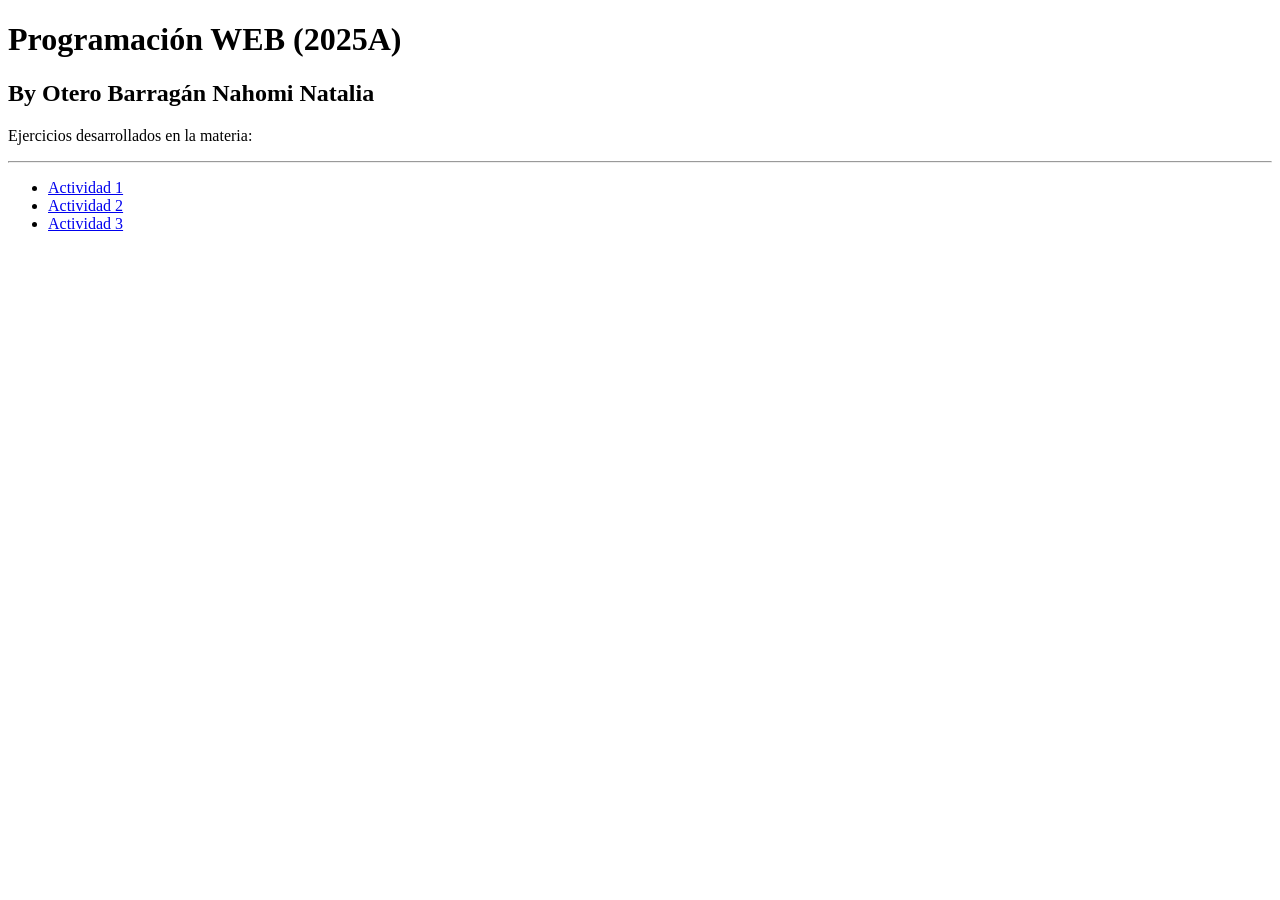
<file: index.html>
<!DOCTYPE html>
<html lang="en">
<head>
    <meta charset="UTF-8">
    <meta name="viewport" content="width=device-width, initial-scale=1.0">
    <title>HOME</title>
</head>
<body>
    <header>
        <h1>Programación WEB (2025A)</h1>
        <h2>By Otero Barragán Nahomi Natalia</h2>
    </header>
    <main>
        <p>
            Ejercicios desarrollados en la materia: 
        </p>
        <hr>
        <ul>
            <li>
                <a href="https://drive.google.com/drive/folders/1tOKGQ_PGk9Ca0H80DYe_4eyimnhQdyS9?usp=sharing">Actividad 1</a>
            </li>
            <li>
                <a href="https://drive.google.com/drive/folders/1tOKGQ_PGk9Ca0H80DYe_4eyimnhQdyS9?usp=sharing">Actividad 2</a>
            </li>
            <li>
                <a href="https://drive.google.com/drive/folders/1tOKGQ_PGk9Ca0H80DYe_4eyimnhQdyS9?usp=sharing">Actividad 3</a>
            </li>
        </ul>
    </main>
</body>
</html>
</file>
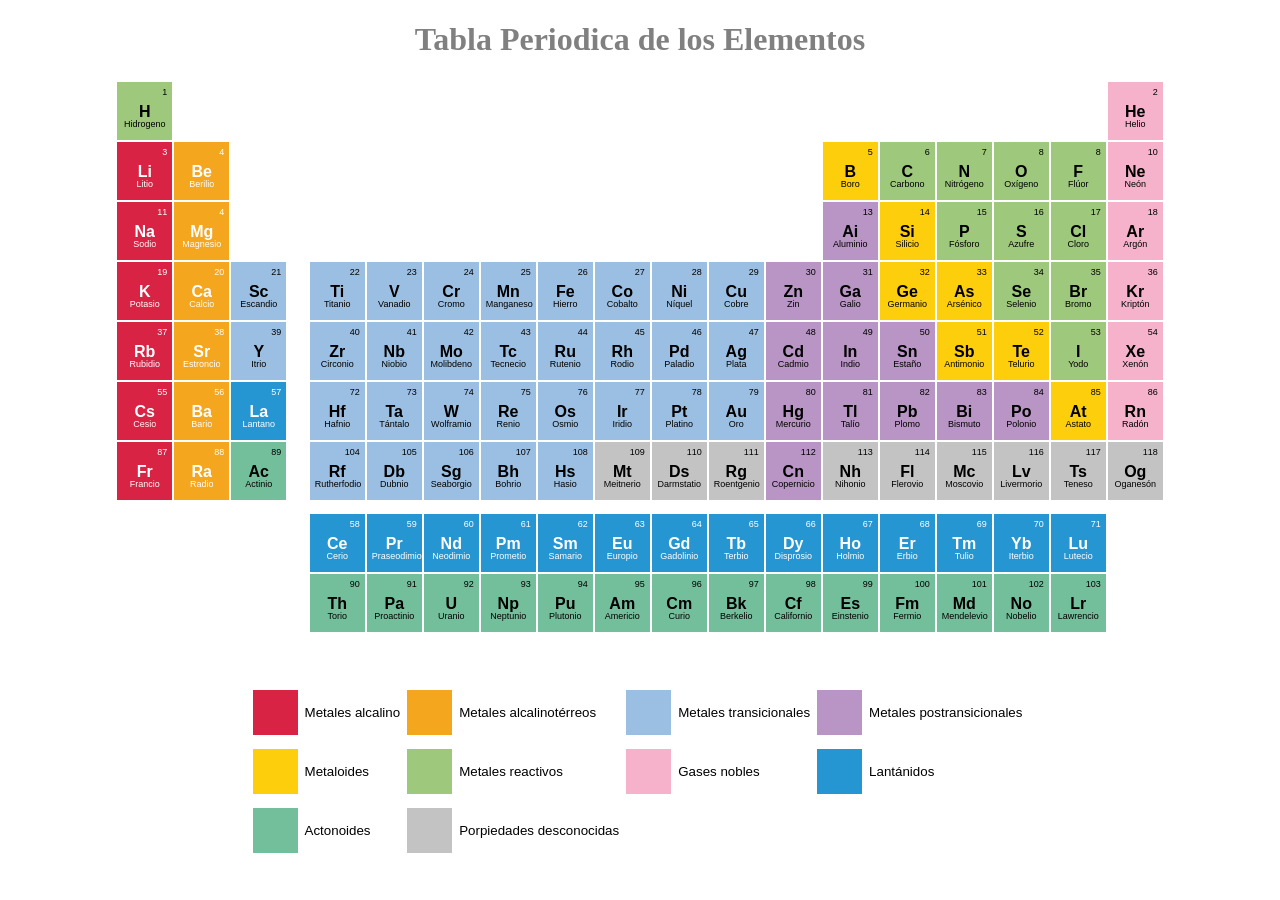
<file: Actividad09_tabla periodica/index.html>
<!DOCTYPE html>
<html lang="en">
<head>
    <meta charset="UTF-8">
    <meta name="viewport" content="widtd=device-widtd, initial-scale=1.0">
    <title>Actividad 09</title>
    <link rel="stylesheet" href="style.css">
</head>
<h1>Tabla Periodica de los Elementos</h1>
<body>
    <table border="0">
        <tr>
            <td class="green">
                <div class="num">1</div>
                <div class="abr"><a href="https://es.wikipedia.org/wiki/Hidr%C3%B3geno">H</a></div>
                <div class="name">Hidrogeno</div>
            </td>
            <td colspan="17"></td>
            <td class="pink">
                <div class="num">2</div>
                <div class="abr"><a href="https://es.wikipedia.org/wiki/Helio">He</a></div>
                <div class="name">Helio</div>
            </td>
        </tr>
        <tr>
            <td class="red">
                <div class="numb">3</div>
                <div class="abrb"><a href="https://es.wikipedia.org/wiki/Litio">Li</a></div>
                <div class="nameb">Litio</div>
            </td>
            <td class="orange">
                <div class="numb">4</div>
                <div class="abrb"><a href="https://es.wikipedia.org/wiki/Berilio">Be</a></div>
                <div class="nameb">Berilio</div>
            </td>
            <td colspan="11"></td>
            <td class="yeloow">
                <div class="num">5</div>
                <div class="abr"><a href="https://es.wikipedia.org/wiki/Boro">B</a></div>
                <div class="name">Boro</div>
            </td>
            <td class="green">
                <div class="num">6</div>
                <div class="abr"><a href="https://es.wikipedia.org/wiki/Carbono">C</a></div>
                <div class="name">Carbono</div>
            </td>
            <td class="green">
                <div class="num">7</div>
                <div class="abr">N</div>
                <div class="name"><a href="https://es.wikipedia.org/wiki/Nitr%C3%B3geno">Nitrógeno</a></div>
            </td>
            <td class="green">
                <div class="num">8</div>
                <div class="abr"><a href="https://es.wikipedia.org/wiki/Ox%C3%ADgeno">O</a></div>
                <div class="name">Oxígeno</div>
            </td>
            <td class="green">
                <div class="num">8</div>
                <div class="abr"><a href="https://es.wikipedia.org/wiki/Fl%C3%BAor">F</a></div>
                <div class="name">Flúor</div>
            </td>
            <td class="pink">
                <div class="num">10</div>
                <div class="abr"><a href="https://es.wikipedia.org/wiki/Ne%C3%B3n">Ne</a></div>
                <div class="name">Neón</div>
            </td>
        </tr>
        <tr>
            <td class="red">
                <div class="numb">11</div>
                <div class="abrb"><a href="https://es.wikipedia.org/wiki/Sodio">Na</a></div>
                <div class="nameb">Sodio</div>
            </td>
            <td class="orange">
                <div class="numb">4</div>
                <div class="abrb"><a href="https://es.wikipedia.org/wiki/Magnesio">Mg</a></div>
                <div class="nameb">Magnesio</div>
            </td>
            <td colspan="11"></td>
            <td class="purple">
                <div class="num">13</div>
                <div class="abr"><a href="https://es.wikipedia.org/wiki/Aluminio">Ai</a></div>
                <div class="name">Aluminio</div>
            </td>
            <td class="yeloow">
                <div class="num">14</div>
                <div class="abr"><a href="https://es.wikipedia.org/wiki/Silicio">Si</a></div>
                <div class="name">Silicio</div>
            </td>
            <td class="green">
                <div class="num">15</div>
                <div class="abr"><a href="https://es.wikipedia.org/wiki/F%C3%B3sforo">P</a></div>
                <div class="name">Fósforo</div>
            </td>
            <td class="green">
                <div class="num">16</div>
                <div class="abr"><a href="https://es.wikipedia.org/wiki/Azufre">S</a></div>
                <div class="name">Azufre</div>
            </td>
            <td class="green">
                <div class="num">17</div>
                <div class="abr"><a href="https://es.wikipedia.org/wiki/Cloro">Cl</a></div>
                <div class="name">Cloro</div>
            </td>
            <td class="pink">
                <div class="num">18</div>
                <div class="abr"><a href="https://es.wikipedia.org/wiki/Arg%C3%B3n">Ar</a></div>
                <div class="name">Argón</div>
            </td>
        </tr>
        <tr>
            <td class="red">
                <div class="numb">19</div>
                <div class="abrb"><a href="https://es.wikipedia.org/wiki/Potasio">K</a></div>
                <div class="nameb">Potasio</div>
            </td>
            <td class="orange">
                <div class="numb">20</div>
                <div class="abrb"><a href="https://es.wikipedia.org/wiki/Calcio">Ca</a></div>
                <div class="nameb">Calcio</div>
            </td>
            <td class="blue">
                <div class="num">21</div>
                <div class="abr"><a href="https://es.wikipedia.org/wiki/Escandio">Sc</a></div>
                <div class="name">Escandio</div>
            </td>
            <td></td>
            <td class="blue">
                <div class="num">22</div>
                <div class="abr"><a href="https://es.wikipedia.org/wiki/Titanio">Ti</a></div>
                <div class="name">Titanio</div>
            </td>
            <td class="blue">
                <div class="num">23</div>
                <div class="abr"><a href="https://es.wikipedia.org/wiki/Vanadio">V</a></div>
                <div class="name">Vanadio</div>
            </td>
            <td class="blue">
                <div class="num">24</div>
                <div class="abr"><a href="https://es.wikipedia.org/wiki/Cromo">Cr</a></div>
                <div class="name">Cromo</div>
            </td>
            <td class="blue">
                <div class="num">25</div>
                <div class="abr"><a href="https://es.wikipedia.org/wiki/Manganeso">Mn</a></div>
                <div class="name">Manganeso</div>
            </td>
            <td class="blue">
                <div class="num">26</div>
                <div class="abr"><a href="https://es.wikipedia.org/wiki/Hierro">Fe</a></div>
                <div class="name">Hierro</div>
            </td>
            <td class="blue">
                <div class="num">27</div>
                <div class="abr"><a href="https://es.wikipedia.org/wiki/Cobalto">Co</a></div>
                <div class="name">Cobalto</div>
            </td>
            <td class="blue">
                <div class="num">28</div>
                <div class="abr"><a href="https://es.wikipedia.org/wiki/N%C3%ADquel">Ni</a></div>
                <div class="name">Níquel</div>
            </td>
            <td class="blue">
                <div class="num">29</div>
                <div class="abr"><a href="https://es.wikipedia.org/wiki/Cobre">Cu</a></div>
                <div class="name">Cobre</div>
            </td>
            <td class="purple">
                <div class="num">30</div>
                <div class="abr"><a href="https://es.wikipedia.org/wiki/Zinc">Zn</a></div>
                <div class="name">Zin</div>
            </td>
            <td class="purple">
                <div class="num">31</div>
                <div class="abr"><a href="https://es.wikipedia.org/wiki/Galio">Ga</a></div>
                <div class="name">Galio</div>
            </td>
            <td class="yeloow">
                <div class="num">32</div>
                <div class="abr"><a href="https://es.wikipedia.org/wiki/Germanio">Ge</a></div>
                <div class="name">Germanio</div>
            </td>
            <td class="yeloow">
                <div class="num">33</div>
                <div class="abr"><a href="https://es.wikipedia.org/wiki/Ars%C3%A9nico">As</a></div>
                <div class="name">Arsénico</div>
            </td>
            <td class="green">
                <div class="num">34</div>
                <div class="abr"><a href="https://es.wikipedia.org/wiki/Selenio">Se</a></div>
                <div class="name">Selenio</div>
            </td>
            <td class="green">
                <div class="num">35</div>
                <div class="abr"><a href="https://es.wikipedia.org/wiki/Bromo">Br</a></div>
                <div class="name">Bromo</div>
            </td>
            <td class="pink">
                <div class="num">36</div>
                <div class="abr"><a href="https://es.wikipedia.org/wiki/Kript%C3%B3n">Kr</a></div>
                <div class="name">Kriptón</div>
            </td>
        </tr>
        <tr>
            <td class="red">
                <div class="numb">37</div>
                <div class="abrb"><a href="https://es.wikipedia.org/wiki/Rubidio">Rb</a></div>
                <div class="nameb">Rubidio</div>
            </td>
            <td class="orange">
                <div class="numb">38</div>
                <div class="abrb"><a href="https://es.wikipedia.org/wiki/Estroncio">Sr</a></div>
                <div class="nameb">Estroncio</div>
            </td>
            <td class="blue">
                <div class="num">39</div>
                <div class="abr"><a href="https://es.wikipedia.org/wiki/Itrio">Y</a></div>
                <div class="name">Itrio</div>
            </td>
            <td></td>
            <td class="blue">
                <div class="num">40</div>
                <div class="abr"><a href="https://es.wikipedia.org/wiki/Circonio">Zr</a></div>
                <div class="name">Circonio</div>
            </td>
            <td class="blue">
                <div class="num">41</div>
                <div class="abr"><a href="https://es.wikipedia.org/wiki/Niobio">Nb</a></div>
                <div class="name">Niobio</div>
            </td>
            <td class="blue">
                <div class="num">42</div>
                <div class="abr"><a href="https://es.wikipedia.org/wiki/Molibdeno">Mo</a></div>
                <div class="name">Molibdeno</div>
            </td>
            <td class="blue">
                <div class="num">43</div>
                <div class="abr"><a href="https://es.wikipedia.org/wiki/Tecnecio">Tc</a></div>
                <div class="name">Tecnecio</div>
            </td>
            <td class="blue">
                <div class="num">44</div>
                <div class="abr"><a href="https://es.wikipedia.org/wiki/Rutenio">Ru</a></div>
                <div class="name">Rutenio</div>
            </td>
            <td class="blue">
                <div class="num">45</div>
                <div class="abr"><a href="https://es.wikipedia.org/wiki/Rodio">Rh</a></div>
                <div class="name">Rodio</div>
            </td>
            <td class="blue">
                <div class="num">46</div>
                <div class="abr"><a href="https://es.wikipedia.org/wiki/Paladio">Pd</a></div>
                <div class="name">Paladio</div>
            </td>
            <td class="blue">
                <div class="num">47</div>
                <div class="abr"><a href="https://es.wikipedia.org/wiki/Plata">Ag</a></div>
                <div class="name">Plata</div>
            </td>
            <td class="purple">
                <div class="num">48</div>
                <div class="abr"><a href="https://es.wikipedia.org/wiki/Cadmio">Cd</a></div>
                <div class="name">Cadmio</div>
            </td>
            <td class="purple">
                <div class="num">49</div>
                <div class="abr"><a href="ttps://es.wikipedia.org/wiki/Indio_(elemento)">In</a></div>
                <div class="name">Indio</div>
            </td>
            <td class="purple">
                <div class="num">50</div>
                <div class="abr"><a href="https://es.wikipedia.org/wiki/Esta%C3%B1o">Sn</a></div>
                <div class="name">Estaño</div>
            </td>
            <td class="yeloow">
                <div class="num">51</div>
                <div class="abr"><a href="https://es.wikipedia.org/wiki/Antimonio">Sb</a></div>
                <div class="name">Antimonio</div>
            </td>
            <td class="yeloow">
                <div class="num">52</div>
                <div class="abr"><a href="https://es.wikipedia.org/wiki/Telurio">Te</a></div>
                <div class="name">Telurio</div>
            </td>
            <td class="green">
                <div class="num">53</div>
                <div class="abr"><a href="https://es.wikipedia.org/wiki/Yodo">I</a></div>
                <div class="name">Yodo</div>
            </td>
            <td class="pink">
                <div class="num">54</div>
                <div class="abr"><a href="https://es.wikipedia.org/wiki/Xen%C3%B3n">Xe</a></div>
                <div class="name">Xenón</div>
            </td>

        </tr>
        <tr>
            <td class="red">
                <div class="numb">55</div>
                <div class="abrb"><a href="https://es.wikipedia.org/wiki/Cesio">Cs</a></div>
                <div class="nameb">Cesio</div>
            </td>
            <td class="orange">
                <div class="numb">56</div>
                <div class="abrb"><a href="https://es.wikipedia.org/wiki/Bario">Ba</a></div>
                <div class="nameb">Bario</div>
            </td>
            <td class="blue2">
                <div class="numb">57</div>
                <div class="abrb"><a href="https://es.wikipedia.org/wiki/Lantano">La</a></div>
                <div class="nameb">Lantano</div>
            </td>
            <td class="numb">cd</td>
            <td class="blue">
                <div class="num">72</div>
                <div class="abr"><a href="https://es.wikipedia.org/wiki/Hafnio">Hf</a></div>
                <div class="name">Hafnio</div>
            </td>
            <td class="blue">
                <div class="num">73</div>
                <div class="abr"><a href="https://es.wikipedia.org/wiki/T%C3%A1ntalo_(elemento)">Ta</a></div>
                <div class="name">Tántalo</div>
            </td>
            <td class="blue">
                <div class="num">74</div>
                <div class="abr"><a href="https://es.wikipedia.org/wiki/Wolframio">W</a></div>
                <div class="name">Wolframio</div>
            </td>
            <td class="blue">
                <div class="num">75</div>
                <div class="abr"><a href="https://es.wikipedia.org/wiki/Renio">Re</a></div>
                <div class="name">Renio</div>
            </td>
            <td class="blue">
                <div class="num">76</div>
                <div class="abr"><a href="https://es.wikipedia.org/wiki/Osmio">Os</a></div>
                <div class="name">Osmio</div>
            </td>
            <td class="blue">
                <div class="num">77</div>
                <div class="abr"><a href="https://es.wikipedia.org/wiki/Iridio">Ir</a></div>
                <div class="name">Iridio</div>
            </td>
            <td class="blue">
                <div class="num">78</div>
                <div class="abr"><a href="https://es.wikipedia.org/wiki/Platinoo"">Pt</a></div>
                <div class="name">Platino</div>
            </td>
            <td class="blue">
                <div class="num">79</div>
                <div class="abr"><a href="https://es.wikipedia.org/wiki/Oro">Au</a></div>
                <div class="name">Oro</div>
            </td>
            <td class="purple">
                <div class="num">80</div>
                <div class="abr"><a href="ttps://es.wikipedia.org/wiki/Mercurio_(elemento)">Hg</a></div>
                <div class="name">Mercurio</div>
            </td>
            <td class="purple">
                <div class="num">81</div>
                <div class="abr"><a href="https://es.wikipedia.org/wiki/Talio">Tl</a></div>
                <div class="name">Talío</div>
            </td>
            <td class="purple">
                <div class="num">82</div>
                <div class="abr"><a href="https://es.wikipedia.org/wiki/Plomo">Pb</a></div>
                <div class="name">Plomo</div>
            </td>
            <td class="purple">
                <div class="num">83</div>
                <div class="abr"><a href="https://es.wikipedia.org/wiki/Bismuto">Bi</a></div>
                <div class="name">Bismuto</div>
            </td>
            <td class="purple">
                <div class="num">84</div>
                <div class="abr"><a href="https://es.wikipedia.org/wiki/Polonio">Po</a></div>
                <div class="name">Polonio</div>
            </td>
            <td class="yeloow">
                <div class="num">85</div>
                <div class="abr"><a href="https://es.wikipedia.org/wiki/Astato">At</a></div>
                <div class="name">Astato</div>
            </td>
            <td class="pink">
                <div class="num">86</div>
                <div class="abr"><a href="https://es.wikipedia.org/wiki/Rad%C3%B3n">Rn</a></div>
                <div class="name">Radón</div>
            </td>
        </tr>
        <tr>
            <td class="red">
                <div class="numb">87</div>
                <div class="abrb"><a href="https://es.wikipedia.org/wiki/Francio">Fr</a></div>
                <div class="nameb">Francio</div>
            </td>
            <td class="orange">
                <div class="numb">88</div>
                <div class="abrb"><a href="https://es.wikipedia.org/wiki/Radio_(elemento)">Ra</a></div>
                <div class="nameb">Radio</div>
            </td>
            <td class="aqua">
                <div class="num">89</div>
                <div class="abr"><a href="https://es.wikipedia.org/wiki/Actinio">Ac</a></div>
                <div class="name">Actinio</div>
            </td>
            <td></td>
            <td class="blue">
                <div class="num">104</div>
                <div class="abr"><a href="https://es.wikipedia.org/wiki/Rutherfordio">Rf</a></div>
                <div class="name">Rutherfodio</div>
            </td>
            <td class="blue">
                <div class="num">105</div>
                <div class="abr"><a href="https://es.wikipedia.org/wiki/Dubnio">Db</a></div>
                <div class="name">Dubnio</div>
            </td>
            <td class="blue">
                <div class="num">106</div>
                <div class="abr"><a href="https://es.wikipedia.org/wiki/Seaborgio">Sg</a></div>
                <div class="name">Seaborgio</div>
            </td>
            <td class="blue">
                <div class="num">107</div>
                <div class="abr"><a href="https://es.wikipedia.org/wiki/Bohrio">Bh</a></div>
                <div class="name">Bohrio</div>
            </td>
            <td class="blue">
                <div class="num">108</div>
                <div class="abr"><a href="https://es.wikipedia.org/wiki/Hasio">Hs</a></div>
                <div class="name">Hasio</div>
            </td>
            <td class="grey">
                <div class="num">109</div>
                <div class="abr"><a href="https://es.wikipedia.org/wiki/Meitnerio">Mt</a></div>
                <div class="name">Meitnerio</div>
            </td>
            <td class="grey">
                <div class="num">110</div>
                <div class="abr"><a href="https://es.wikipedia.org/wiki/Darmstatio">Ds</a></div>
                <div class="name">Darmstatio</div>
            </td>
            <td class="grey">
                <div class="num">111</div>
                <div class="abr"><a href="https://es.wikipedia.org/wiki/Roentgenio">Rg</a></div>
                <div class="name">Roentgenio</div>
            </td>
            <td class="purple">
                <div class="num">112</div>
                <div class="abr"><a href="https://es.wikipedia.org/wiki/Copernicio">Cn</a></div>
                <div class="name">Copernicio</div>
            </td>
            <td class="grey">
                <div class="num">113</div>
                <div class="abr"><a href=https://es.wikipedia.org/wiki/Nihonio"">Nh</a></div>
                <div class="name">Nihonio</div>
            </td>
            <td class="grey">
                <div class="num">114</div>
                <div class="abr"><a href="https://es.wikipedia.org/wiki/Flerovio">Fl</a></div>
                <div class="name">Flerovio</div>
            </td>
            <td class="grey">
                <div class="num">115</div>
                <div class="abr"><a href="https://es.wikipedia.org/wiki/Moscovio">Mc</a></div>
                <div class="name">Moscovio</div>
            </td>
            <td class="grey">
                <div class="num">116</div>
                <div class="abr"><a href="https://es.wikipedia.org/wiki/Livermorio">Lv</a></div>
                <div class="name">Livermorio</div>
            </td>
            <td class="grey">
                <div class="num">117</div>
                <div class="abr"><a href="https://es.wikipedia.org/wiki/Teneso">Ts</a></div>
                <div class="name">Teneso</div>
            </td>
            <td class="grey">
                <div class="num">118</div>
                <div class="abr"><a href="https://es.wikipedia.org/wiki/Oganes%C3%B3n">Og</a></div>
                <div class="name">Oganesón</div>
            </td>
        </tr>
        <tfoot>
            <tr>
                <td></td>
            </tr>
            <tr>
                <td colspan="4"></td>
                <td class="blue2">
                    <div class="numb">58</div>
                    <div class="abrb"><a href="https://es.wikipedia.org/wiki/Cerio">Ce</a></div>
                    <div class="nameb">Cerio</div>
                </td>
                <td class="blue2">
                    <div class="numb">59</div>
                    <div class="abrb"><a href="https://es.wikipedia.org/wiki/Praseodimio">Pr</a></div>
                    <div class="nameb">Praseodimio</div>
                </td>
                <td class="blue2">
                    <div class="numb">60</div>
                    <div class="abrb"><a href="https://es.wikipedia.org/wiki/Neodimio">Nd</a></div>
                    <div class="nameb">Neodimio</div>
                </td>
                <td class="blue2">
                    <div class="numb">61</div>
                    <div class="abrb"><a href="https://es.wikipedia.org/wiki/Prometio">Pm</a></div>
                    <div class="nameb">Prometio</div>
                </td>
                <td class="blue2">
                    <div class="numb">62</div>
                    <div class="abrb"><a href="https://es.wikipedia.org/wiki/Samario">Sm</a></div>
                    <div class="nameb">Samario</div>
                </td>
                <td class="blue2">
                    <div class="numb">63</div>
                    <div class="abrb"><a href="https://es.wikipedia.org/wiki/Europio">Eu</a></div>
                    <div class="nameb">Europio</div>
                </td>
                <td class="blue2">
                    <div class="numb">64</div>
                    <div class="abrb"><a href="https://es.wikipedia.org/wiki/Gadolinio">Gd</a></div>
                    <div class="nameb">Gadolinio</div>
                </td>
                <td class="blue2">
                    <div class="numb">65</div>
                    <div class="abrb"><a href="https://es.wikipedia.org/wiki/Terbio">Tb</a></div>
                    <div class="nameb">Terbio</div>
                </td>
                <td class="blue2">
                    <div class="numb">66</div>
                    <div class="abrb"><a href="https://es.wikipedia.org/wiki/Disprosio">Dy</a></div>
                    <div class="nameb">Disprosio</div>
                </td>
                <td class="blue2">
                    <div class="numb">67</div>
                    <div class="abrb"><a href="https://es.wikipedia.org/wiki/Holmio">Ho</a></div>
                    <div class="nameb">Holmio</div>
                </td>
                <td class="blue2">
                    <div class="numb">68</div>
                    <div class="abrb"><a href="https://es.wikipedia.org/wiki/Erbio">Er</a></div>
                    <div class="nameb">Erbio</div>
                </td>
                <td class="blue2">
                    <div class="numb">69</div>
                    <div class="abrb"><a href="https://es.wikipedia.org/wiki/Tulio">Tm</a></div>
                    <div class="nameb">Tulio</div>
                </td>
                <td class="blue2">
                    <div class="numb">70</div>
                    <div class="abrb"><a href="https://es.wikipedia.org/wiki/Iterbio">Yb</a></div>
                    <div class="nameb">Iterbio</div>
                </td>
                <td class="blue2">
                    <div class="numb">71</div>
                    <div class="abrb"><a href="https://es.wikipedia.org/wiki/Lutecio">Lu</a></div>
                    <div class="nameb">Lutecio</div>
                </td>
                <td></td>
            </tr>
            <tr>
                <td colspan="4"></td>
                <td class="aqua">
                    <div class="num">90</div>
                    <div class="abr"><a href="https://es.wikipedia.org/wiki/Torio">Th</a></div>
                    <div class="name">Torio</div>
                </td>
                <td class="aqua">
                    <div class="num">91</div>
                    <div class="abr"><a href="https://es.wikipedia.org/wiki/Protactinio">Pa</a></div>
                    <div class="name">Proactinio</div>
                </td>
                <td class="aqua">
                    <div class="num">92</div>
                    <div class="abr"><a href="https://es.wikipedia.org/wiki/Uranio">U</a></div>
                    <div class="name">Uranio</div>
                </td>
                <td class="aqua">
                    <div class="num">93</div>
                    <div class="abr"><a href="https://es.wikipedia.org/wiki/Neptunio">Np</a></div>
                    <div class="name">Neptunio</div>
                </td>
                <td class="aqua">
                    <div class="num">94</div>
                    <div class="abr"><a href="https://es.wikipedia.org/wiki/Plutonio">Pu</a></div>
                    <div class="name">Plutonio</div>
                </td>
                <td class="aqua">
                    <div class="num">95</div>
                    <div class="abr"><a href="https://es.wikipedia.org/wiki/Americio">Am</a></div>
                    <div class="name">Americio</div>
                </td>
                <td class="aqua">
                    <div class="num">96</div>
                    <div class="abr"><a href="https://es.wikipedia.org/wiki/Curio">Cm</a></div>
                    <div class="name">Curio</div>
                </td>
                <td class="aqua">
                    <div class="num">97</div>
                    <div class="abr"><a href="https://es.wikipedia.org/wiki/Berkelio">Bk</a></div>
                    <div class="name">Berkelio</div>
                </td>
                <td class="aqua">
                    <div class="num">98</div>
                    <div class="abr"><a href="https://es.wikipedia.org/wiki/Californio">Cf</a></div>
                    <div class="name">Californio</div>
                </td>
                <td class="aqua">
                    <div class="num">99</div>
                    <div class="abr"><a href="https://es.wikipedia.org/wiki/Einstenio">Es</a></div>
                    <div class="name">Einstenio</div>
                </td>
                <td class="aqua">
                    <div class="num">100</div>
                    <div class="abr"><a href="https://es.wikipedia.org/wiki/Fermio">Fm</a></div>
                    <div class="name">Fermio</div>
                </td>
                <td class="aqua">
                    <div class="num">101</div>
                    <div class="abr"><a href="https://es.wikipedia.org/wiki/Mendelevio">Md</a></div>
                    <div class="name">Mendelevio</div>
                </td>
                <td class="aqua">
                    <div class="num">102</div>
                    <div class="abr"><a href="https://es.wikipedia.org/wiki/Nobelio">No</a></div>
                    <div class="name">Nobelio</div>
                </td>
                <td class="aqua">
                    <div class="num">103</div>
                    <div class="abr"><a href="https://es.wikipedia.org/wiki/Lawrencio">Lr</a></div>
                    <div class="name">Lawrencio</div>
                </td>
                <td></td>
            </tr>
        </tfoot>
            
    </table>
    <br><br><br>
    <table>
        <tbody>
            <tr>
                <td class="red"></td>
                <td>Metales alcalino</td>
                <td class="orange"></td>
                <td>Metales alcalinotérreos</td>
                <td class="blue"></td>
                <td>Metales transicionales</td>
                <td class="purple"></td>
                <td>Metales postransicionales</td>
            </tr>
            <td></td>
            <tr>
                <td class="yeloow"></td>
                <td>Metaloides</td>
                <td class="green"></td>
                <td>Metales reactivos</td>
                <td class="pink"></td>
                <td>Gases nobles</td>
                <td class="blue2"></td>
                <td>Lantánidos</td>
            </tr>
            <td></td>
            <tr>
                <td class="aqua"></td>
                <td>Actonoides</td>
                <td class="grey"></td>
                <td>Porpiedades desconocidas</td>
            </tr>
        </tbody>
    </table>
</body>
</html>
</file>
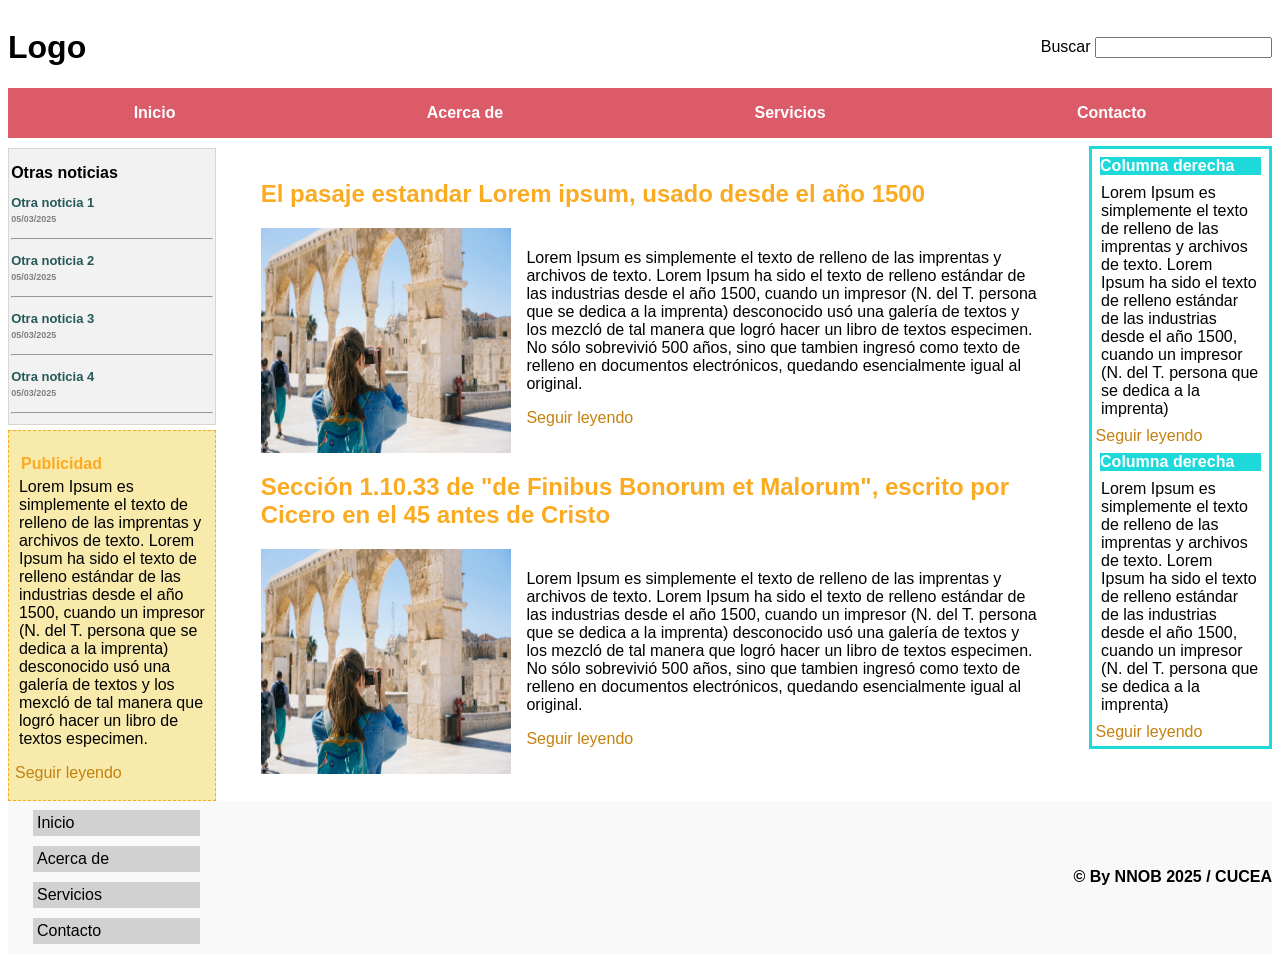
<file: Actividad10_Otero Barragán/index.html>
<!DOCTYPE html>
<html lang="en">
<head>
    <meta charset="UTF-8">
    <meta name="viewport" content="width=device-width, initial-scale=1.0">
    <title>Actividad10</title>
    <link rel="stylesheet" href="style.css">
</head>
<body>
    <main>
        <header>
            <h1>Logo</h1>    
            <div>
                <label for="Buscar">Buscar</label>
                <input type="text" name="buscar" id="buscar">
            </div>
        </header>
        <nav>
            <p>Inicio</p>
            <p>Acerca de</p>
            <p>Servicios</p>
            <p>Contacto</p>
        </nav>
        <div class="noticia-publicidad">
            <aside class="noticia" >
                <h1>Otras noticias</h1>
                    <p>Otra noticia 1<br><span>05/03/2025</span></p>
                    <hr>
                    <p>Otra noticia 2<br><span>05/03/2025</span></p>
                    <hr>
                    <p>Otra noticia 3<br><span>05/03/2025</span></p>
                    <hr>
                    <p>Otra noticia 4<br><span>05/03/2025</span></p>
                    <hr>
            </aside>
            <aside class="publicidad">
                <h4>Publicidad</h4>
                <p class="txt">Lorem Ipsum es simplemente el texto de relleno de las imprentas y archivos de texto. Lorem Ipsum ha sido el texto de relleno estándar de las industrias desde el año 1500, cuando un impresor (N. del T. persona que se dedica a la imprenta) desconocido usó una galería de textos y los mexcló de tal manera que logró hacer un libro de textos especimen.</p>
                <p class="naranja">Seguir leyendo</p>
            </aside>
        </div>
        

        </aside>
        <section>
            <h1 class="colorletra">El pasaje estandar Lorem ipsum, usado desde el año 1500</h1>
            <div class="left">
                <img class="art" src="imgs/img2.jpg" alt="">
                <article class="txt">
                    <p>Lorem Ipsum es simplemente el texto de relleno de las imprentas y archivos de texto. Lorem Ipsum ha sido el texto de relleno estándar de las industrias desde el año 1500, cuando un impresor (N. del T. persona que se dedica a la imprenta) desconocido usó una galería de textos y los mezcló de tal manera que logró hacer un libro de textos especimen. No sólo sobrevivió 500 años, sino que tambien ingresó como texto de relleno en documentos electrónicos, quedando esencialmente igual al original.</p>
                    <p class="naranja">Seguir leyendo</p>
                </article>
            </div>
            <h2 class="colorletra">Sección 1.10.33 de "de Finibus Bonorum et Malorum", escrito por Cicero en el 45 antes de Cristo</h2>
            <div class="left">
                <img class="art" src="imgs/img2.jpg" alt="">
                <article class="txt">
                    <p>Lorem Ipsum es simplemente el texto de relleno de las imprentas y archivos de texto. Lorem Ipsum ha sido el texto de relleno estándar de las industrias desde el año 1500, cuando un impresor (N. del T. persona que se dedica a la imprenta) desconocido usó una galería de textos y los mezcló de tal manera que logró hacer un libro de textos especimen. No sólo sobrevivió 500 años, sino que tambien ingresó como texto de relleno en documentos electrónicos, quedando esencialmente igual al original.</p>
                    <p class="naranja">Seguir leyendo</p>
                </article>
            </div>
        </section>
        <aside class="azul">
            <h3>Columna derecha</h3>
            <article>
                <p class="asidep">Lorem Ipsum es simplemente el texto de relleno de las imprentas y archivos de texto. Lorem Ipsum ha sido el texto de relleno estándar de las industrias desde el año 1500, cuando un impresor (N. del T. persona que se dedica a la imprenta)</p>
                <p class="naranja2">Seguir leyendo</p>
            </article>
            <h3>Columna derecha</h3>
            <article>
                <p class="asidep">Lorem Ipsum es simplemente el texto de relleno de las imprentas y archivos de texto. Lorem Ipsum ha sido el texto de relleno estándar de las industrias desde el año 1500, cuando un impresor (N. del T. persona que se dedica a la imprenta)</p>
                <p class="naranja2">Seguir leyendo</p>
            </article>
        </aside>

        <footer>
                <div>
                    <p class="footerp">Inicio</p>
                    <p class="footerp">Acerca de</p>
                    <p class="footerp">Servicios</p>
                    <p class="footerp">Contacto</p>
                </div>
                <p class="div4">© By NNOB 2025 / CUCEA</p>
        </footer>
    </main>
</body>
</html>
</file>
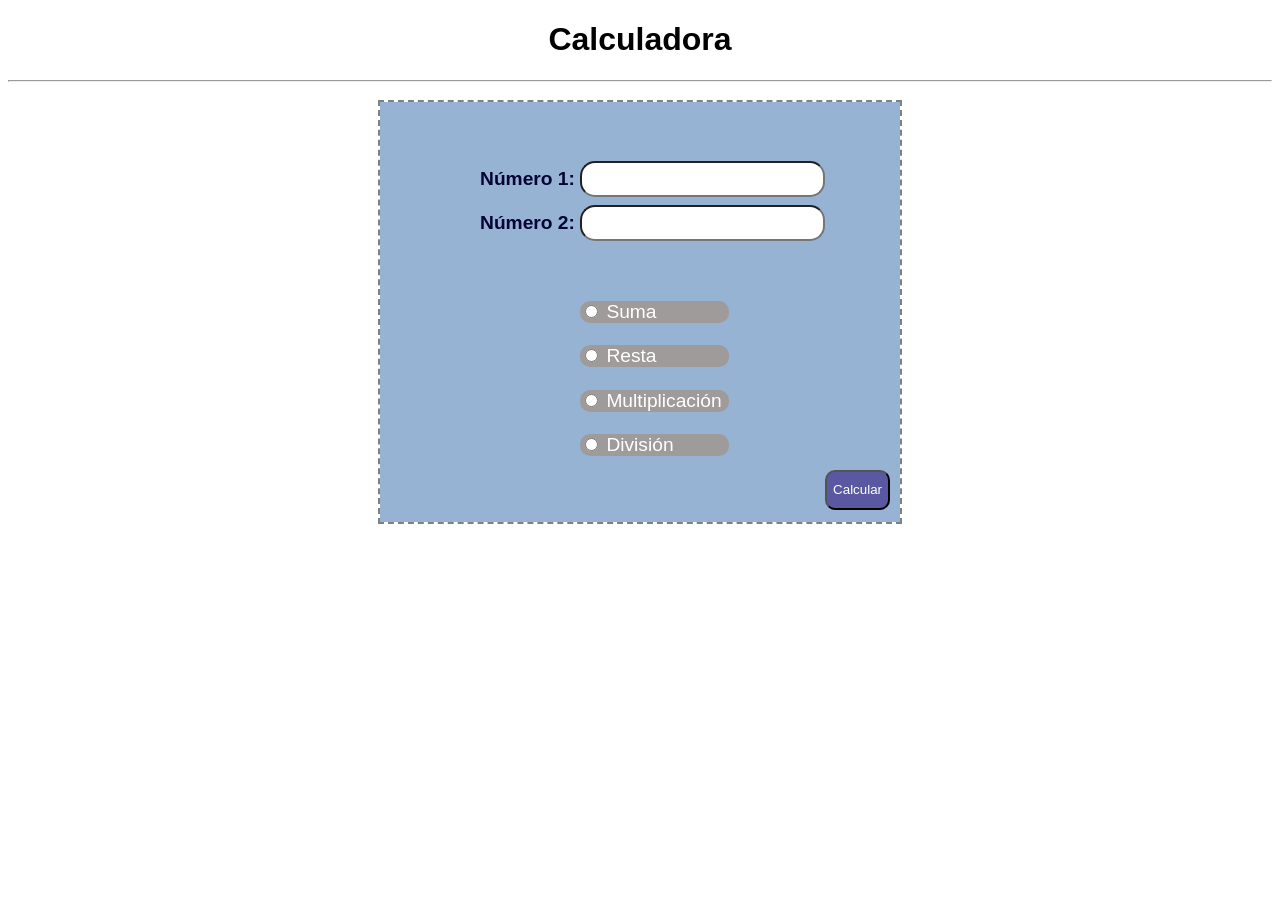
<file: Actividad13_Otero Barragán/index.html>
<!DOCTYPE html>
<html lang="en">
<head>
    <meta charset="UTF-8">
    <meta name="viewport" content="width=device-width, initial-scale=1.0">
    <title>Actividad 13</title>
    <link rel="stylesheet" href="style.css">
</head>
<body>
    <h1>Calculadora</h1>
    <hr>
    <form action="calculadora.php" method="POST">
    <div class="container">
        <label class="numero1" for="num1">Número 1: </label>
        <input type="text" id="num1" name="num1" class="pantalla1" required>
        <br><br>
        <label class="numero2" for="num2">Número 2: </label>
        <input type="text" id="num2" name="num2" class="pantalla2" required>

            <div class="suma">
                <input type="radio" name="operacion" value="sumar" id="sumar" required>
                <label for="sumar">Suma</label>
            </div>

            <div class="resta">
                <input type="radio" name="operacion" value="restar" id="restar" required>
                <label for="restar">Resta</label>
            </div>
            <div class="multiplicacion">
                <input type="radio" name="operacion" value="multiplicar" id="multiplicar" required>
                <label for="multiplicar">Multiplicación</label>
            </div>
            <div class="division">
                <input type="radio" name="operacion" value="dividir" id="dividir" required>
                <label for="dividir">División</label>
            </div>
            <button class="calcular" type="submit">Calcular</button>
        </div>
    </form>
</body>
</html>
</file>
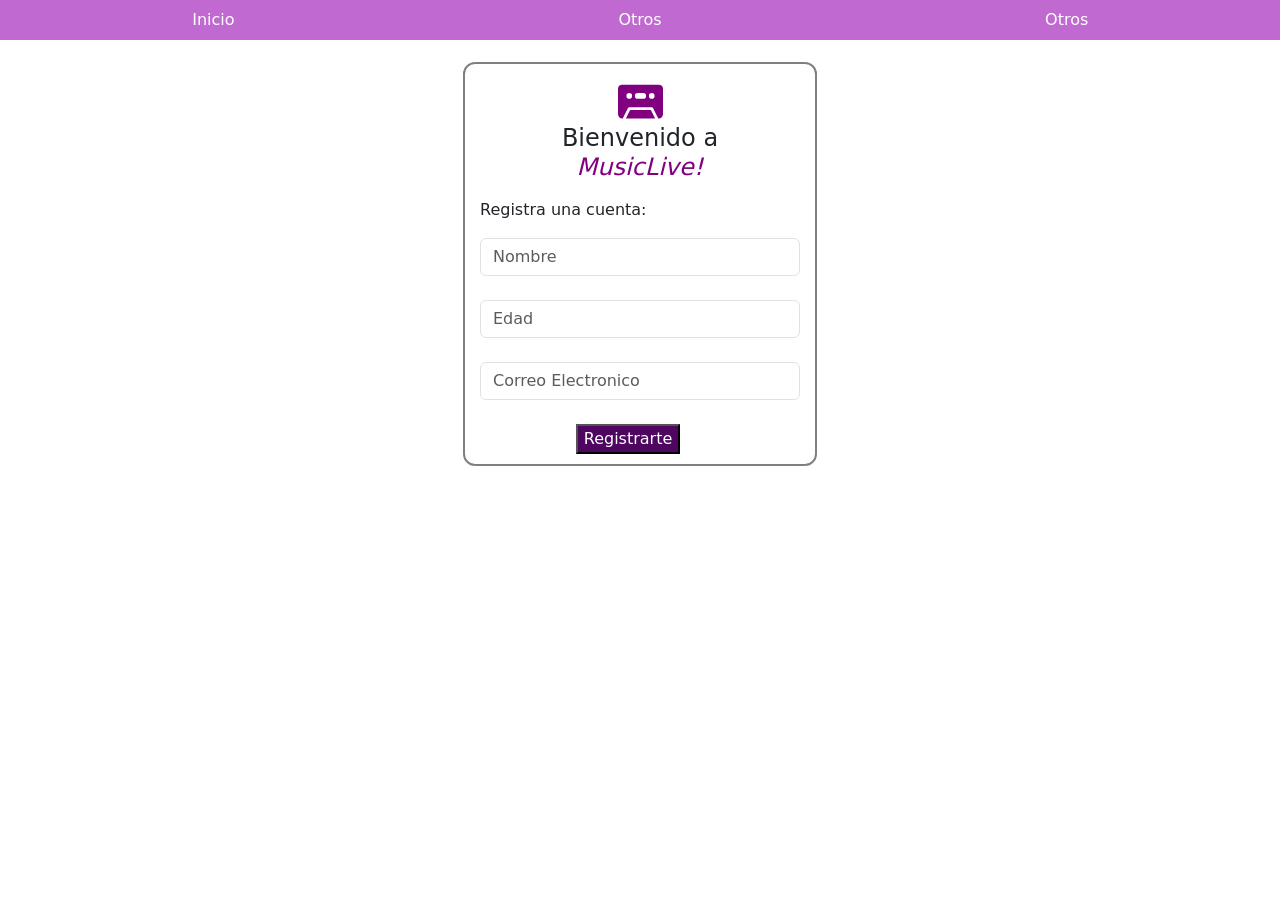
<file: Actividad14_Otero Barragán/index.html>
<!DOCTYPE html>
<html lang="en">
<head>
    <meta charset="UTF-8">
    <meta name="viewport" content="width=device-width, initial-scale=1.0">
    <title>Actividad 14</title>
    <link rel="stylesheet" href="style.css">
    <link href="https://cdn.jsdelivr.net/npm/bootstrap@5.3.3/dist/css/bootstrap.min.css" rel="stylesheet" integrity="sha384-QWTKZyjpPEjISv5WaRU9OFeRpok6YctnYmDr5pNlyT2bRjXh0JMhjY6hW+ALEwIH" crossorigin="anonymous">
    <link rel="stylesheet" href="https://cdn.jsdelivr.net/npm/bootstrap-icons@1.11.3/font/bootstrap-icons.min.css">

</head>
<body>
    <ul class="nav nav-justified">
        <li class="nav-item">
            <a class="nav-link" href="index.html">Inicio</a>
        </li>
        <li class="nav-item">
            <a class="nav-link" href="#">Otros</a>
        </li>
        <li class="nav-item">
            <a class="nav-link" href="#">Otros</a>
        </li>
    </ul>

    <br>

    <div class="container">
        <div class="sesion">
            <svg xmlns="http://www.w3.org/2000/svg" width="45" height="45" fill="currentColor" class="bi bi-cassette-fill" viewBox="0 0 16 16">
                <path d="M1.5 2A1.5 1.5 0 0 0 0 3.5v9A1.5 1.5 0 0 0 1.5 14h.191l1.862-3.724A.5.5 0 0 1 4 10h8a.5.5 0 0 1 .447.276L14.31 14h.191a1.5 1.5 0 0 0 1.5-1.5v-9A1.5 1.5 0 0 0 14.5 2zM4 7a1 1 0 1 1 0-2 1 1 0 0 1 0 2m8 0a1 1 0 1 1 0-2 1 1 0 0 1 0 2M6 6a1 1 0 0 1 1-1h2a1 1 0 0 1 0 2H7a1 1 0 0 1-1-1"/>
                <path d="m13.191 14-1.5-3H4.309l-1.5 3z"/>
            </svg>            
            <h4>Bienvenido a <p class="marca">MusicLive!</p></h4>
            <p class="text">Registra una cuenta:</p>
            <form action="validar.php" method="post">
                <div class="row">
                    <div class="col">
                        <input type="text" class="form-control" placeholder="Nombre" name="nombre">
                        <br>
                        <input type="text" class="form-control" placeholder="Edad" name="edad">
                        <br>
                        <input type="email" class="form-control" placeholder="Correo Electronico" name="correo">
                        <br>
                    </div>
                    <br>
                    <div class="row">
                        <div class="col">
                            <input type="submit"class="submit" value="Registrarte">
                        </div>
                    </div>
                </div>
            </form>
        </div>
    </div>
    <script src="https://cdn.jsdelivr.net/npm/bootstrap@5.3.3/dist/js/bootstrap.bundle.min.js" integrity="sha384-YvpcrYf0tY3lHB60NNkmXc5s9fDVZLESaAA55NDzOxhy9GkcIdslK1eN7N6jIeHz" crossorigin="anonymous"></script>
</body>
</html>
</file>
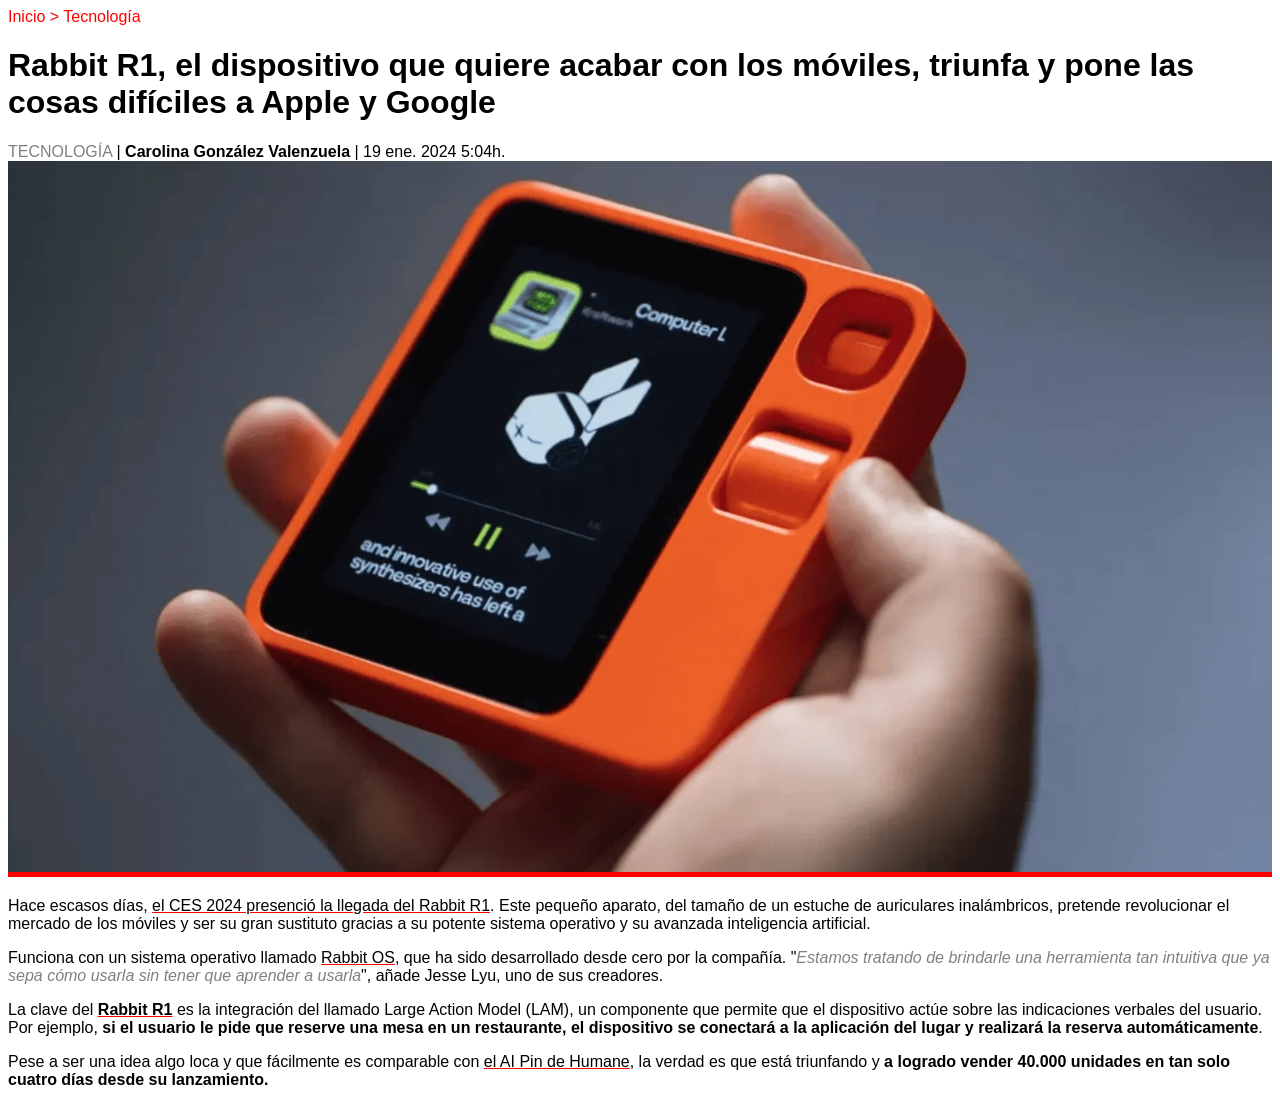
<file: Actividad8_noticia/index.html>
<!DOCTYPE html>
<html lang="en">
<head>
    <meta charset="UTF-8">
    <meta name="viewport" content="width=device-width, initial-scale=1.0">
    <title>Actividad 08 (CSS)</title>
    <link rel="stylesheet" href="style.css">
</head>
<body>
    
    <span>Inicio > Tecnología</span>
    
    <h1>Rabbit R1, el dispositivo que quiere acabar con los móviles, triunfa y pone las cosas difíciles a Apple y Google</h1>

    <div><span class="gris2">TECNOLOGÍA</span> | <span class="negro">Carolina González Valenzuela</span> | 19 ene. 2024 5:04h.</div>

    <img src="assets/imgs/rabbit-r1.webp" alt="Rabbit-r1">

    <p>Hace escasos días, <span class="subrayar">el CES 2024 presenció la llegada del Rabbit R1</span>. Este pequeño aparato, del tamaño de un estuche de auriculares inalámbricos, pretende revolucionar el mercado de los móviles y ser su gran sustituto gracias a su potente sistema operativo y su avanzada inteligencia artificial.</p>
    
    <p>Funciona con un sistema operativo llamado <span class="subrayar">Rabbit OS</span>, que ha sido desarrollado desde cero por la compañía. "<span class="gris">Estamos tratando de brindarle una herramienta tan intuitiva que ya sepa cómo usarla sin tener que aprender a usarla</span>", añade Jesse Lyu, uno de sus creadores.</p>
    
    <p>La clave del <span id="resaltar">Rabbit R1</span> es la integración del llamado Large Action Model (LAM), un componente que permite que el dispositivo actúe sobre las indicaciones verbales del usuario. Por ejemplo, <span class="negro">si el usuario le pide que reserve una mesa en un restaurante, el dispositivo se conectará a la aplicación del lugar y realizará la reserva automáticamente</span>.</p>

    <p>Pese a ser una idea algo loca y que fácilmente es comparable con <span class="subrayar">el AI Pin de Humane</span>, la verdad es que está triunfando y <span class="negro">a logrado vender 40.000 unidades en tan solo cuatro días desde su lanzamiento.</span></p>

</body>
</html>
</file>
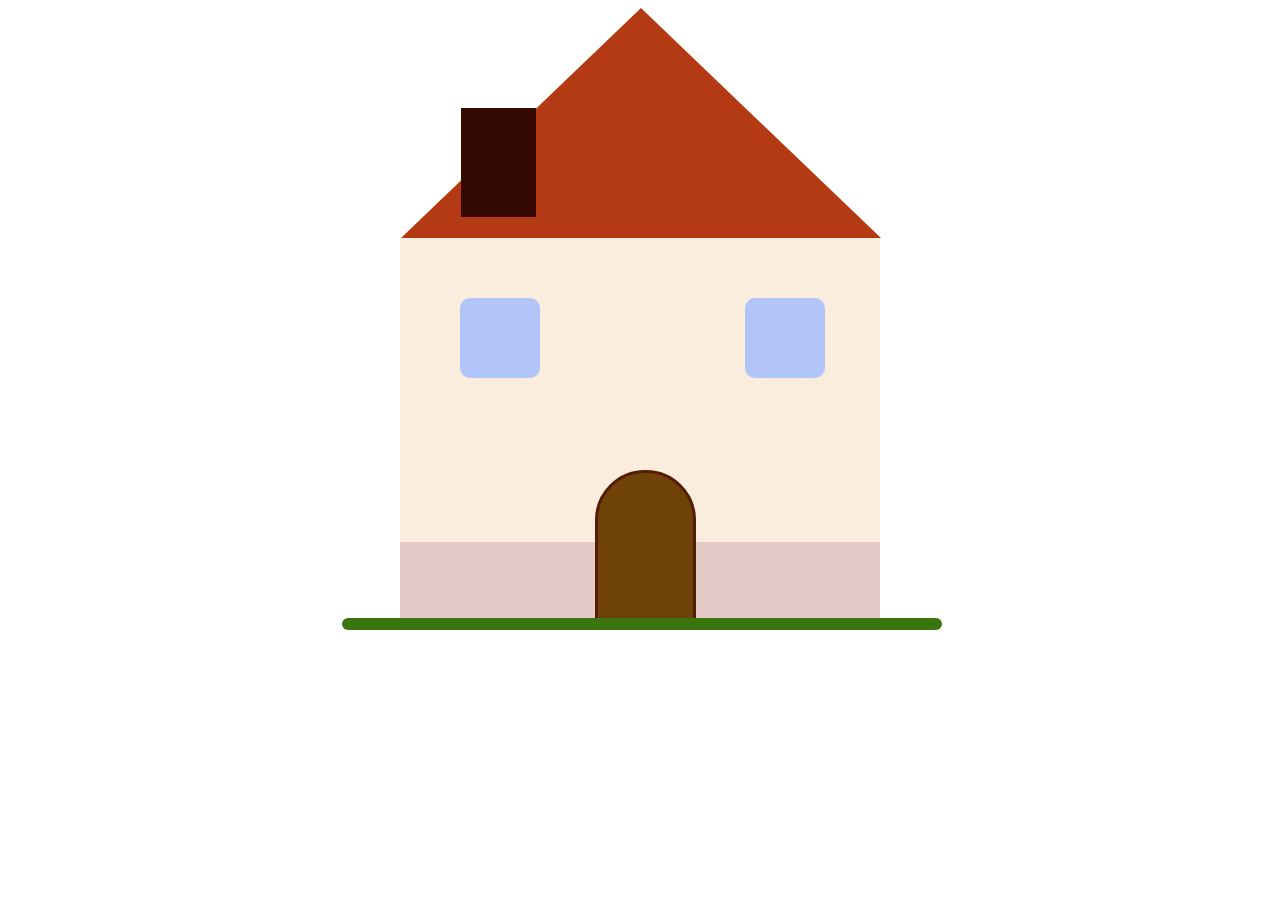
<file: Actividad10_Otero Barragán/Actividad10/Actividad10/index.html>
<!DOCTYPE html>
<html lang="en">
<head>
    <meta charset="UTF-8">
    <meta name="viewport" content="width=device-width, initial-scale=1.0">
    <title>House - CSS</title>
    <link rel="stylesheet" href="style.css">
</head>
<body>
    <div class="house">
        <div class="roof"></div>
        <div class="chimney"></div>
        <div class="wall">
            <div class="window01"></div>
            <div class="window02"></div>
            <div class="door"></div>
            <div class="decor"></div>
        </div>
        <div class="grass"></div>
    </div>
</body>
</html>
</file>
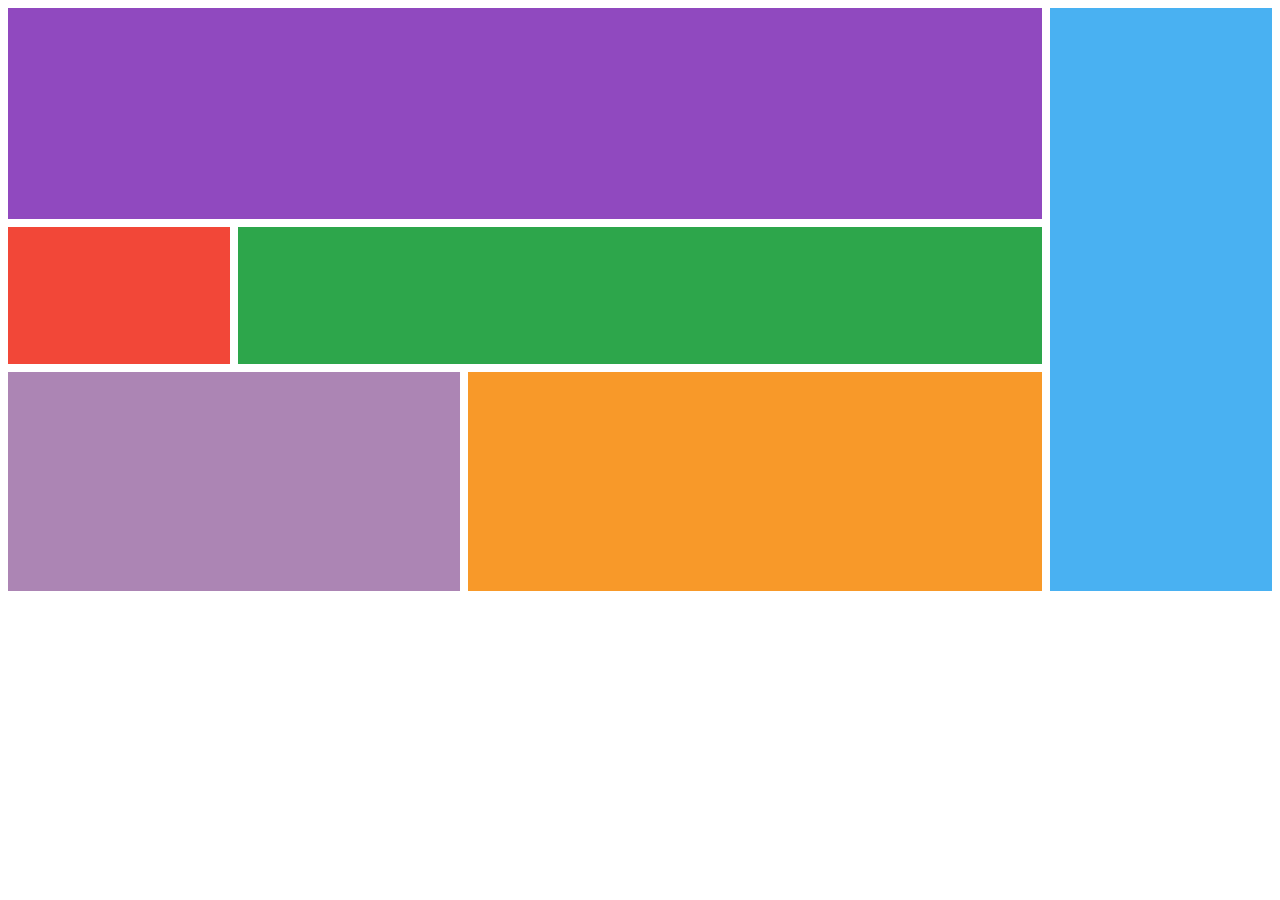
<file: Actividad11_Otero Barragán/ejercicio1.html>
<!DOCTYPE html>
<html lang="en">
<head>
    <meta charset="UTF-8">
    <meta name="viewport" content="width=device-width, initial-scale=1.0">
    <title>Actividad 11</title>
    <link rel="stylesheet" href="style.css">
</head>
<body>
    <div class="container">
        <div class="box purple">box1</div>
        <div class="box red">box2</div>
        <div class="box green">box3</div>
        <div class="box lila">box4</div>
        <div class="box orange">box5</div>
        <div class="box blue">box6</div>
    </div>
</body>
</html>
</file>
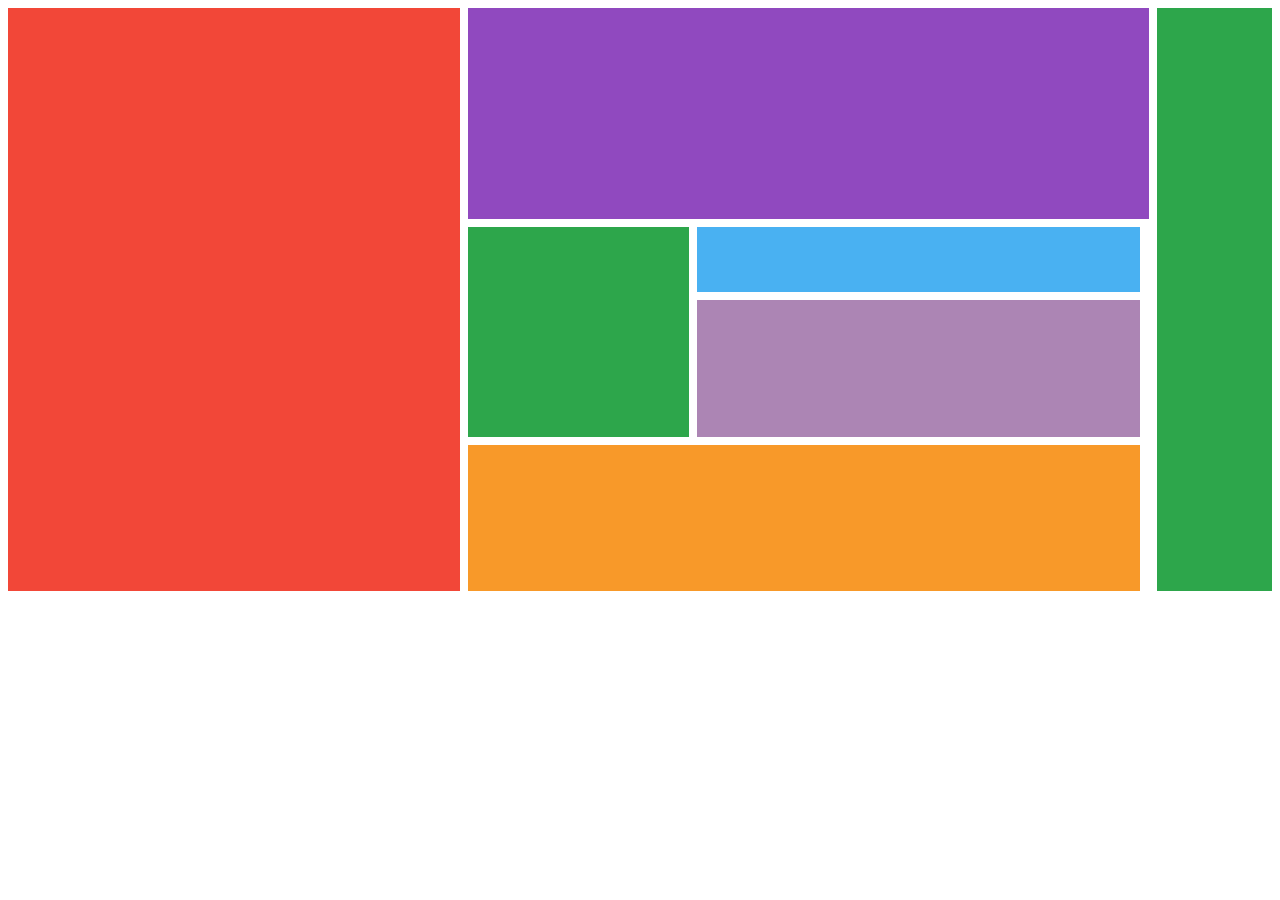
<file: Actividad11_Otero Barragán/ejercicio2.html>
<!DOCTYPE html>
<html lang="en">
<head>
    <meta charset="UTF-8">
    <meta name="viewport" content="width=device-width, initial-scale=1.0">
    <title>Actividad 11</title>
    <link rel="stylesheet" href="style.css">
</head>
<body>
    <div class="container">
        <div class="box purple2">box1</div>
        <div class="box red2">box2</div>
        <div class="box green2">box3</div>
        <div class="box lila2">box4</div>
        <div class="box orange2">box5</div>
        <div class="box blue2">box6</div>
        <div class="box green22">box7</div>
    </div>
</body>
</html>
</file>
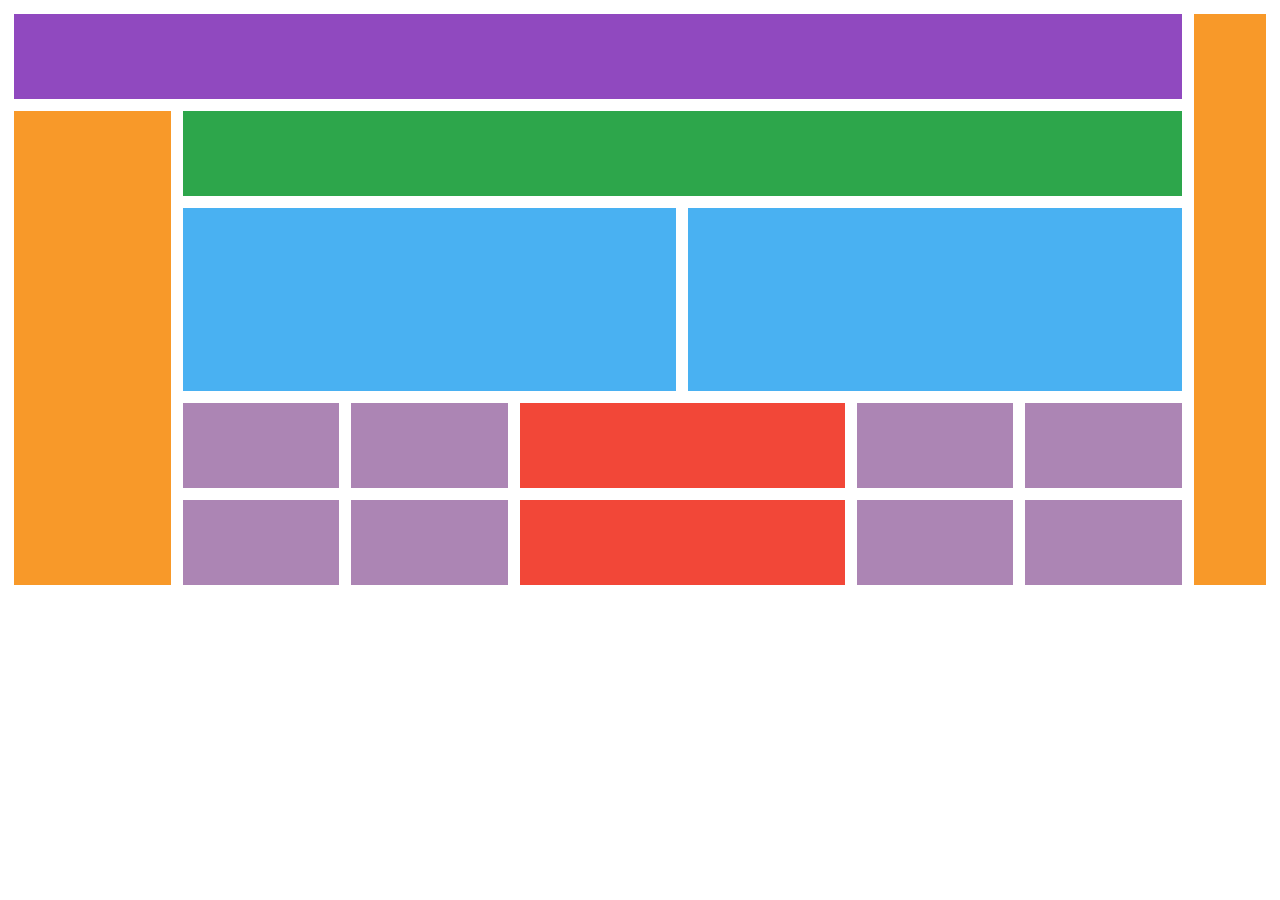
<file: Actividad11_Otero Barragán/ejercicio3.html>
<!DOCTYPE html>
<html lang="en">
<head>
    <meta charset="UTF-8">
    <meta name="viewport" content="width=device-width, initial-scale=1.0">
    <title>Actividad 11</title>
    <link rel="stylesheet" href="style.css">
</head>
<body>
    <div class="container3">
        <div class="box purple3">box1</div>
        <div class="box red3">box2</div>
        <div class="box red32">box3</div>
        <div class="box green3">box4</div>
        <div class="box lila3">box5</div>
        <div class="box lila32">box6</div>
        <div class="box lila33">box7</div>
        <div class="box lila34">box8</div>
        <div class="box lila35">box9</div>
        <div class="box lila36">box10</div>
        <div class="box lila37">box11</div>
        <div class="box lila38">box12</div>
        <div class="box orange3">box13</div>
        <div class="box orange32">box14</div>
        <div class="box blue3">box15</div>
        <div class="box blue32">box16</div>
        <div class="box green3">box17</div>
    </div>
</body>
</html>
</file>
<file: Actividad09_tabla periodica/style.css>
h1{
    text-align: center;
    color:grey;
}

td{
    padding: 5px;
    font-family: Arial, Helvetica, sans-serif;
    font-size: smaller;
}

div{
    width: 45px;
    height: 16px;
}

table{
    margin: 0 auto;
}

.green{
    background-color: #9EC87C;
    text-align: center;
    width: 35px;
    height: 35px;
}

.num{
    text-align: right;
    font-family: Arial, Helvetica, sans-serif;
    font-size: xx-small;
}

.abr{
    font-family: Arial, Helvetica, sans-serif;
    font-size: larger;
    font-weight: bold;
}

.name{
    font-family: Arial, Helvetica, sans-serif;
    font-size: xx-small;
}

.red{
    background-color: #D92344;
    text-align: center;
    width: 35px;
    height: 35px;
}

.numb{
    text-align: right;
    font-family: Arial, Helvetica, sans-serif;
    font-size: xx-small;
    color:white; 
}

.abrb{
    font-family: Arial, Helvetica, sans-serif;
    font-size: larger;
    color: white;
    font-weight: bold;
}

.nameb{
    font-family: Arial, Helvetica, sans-serif;
    font-size: xx-small;
    color: white;
}

.orange{
    background-color: #F5A61F;
    text-align: center;
    width: 35px;
    height: 35px;
}

.blue{
    background-color: #9BBFE2;
    text-align: center;
    width: 35px;
    height: 35px;
}

.blue2{
    background-color: #2696D2;
    text-align: center;
    width: 35px;
    height: 35px;
}

.aqua{
    background-color: #73BF9C;
    text-align: center;
    width: 35px;
    height: 35px;
}

.purple{
    background-color: #B895C5;
    text-align: center;
    width: 35px;
    height: 35px;
}

.yeloow{
    background-color: #FDCE0B;
    text-align: center;
    width: 35px;
    height: 35px;
}

.pink{
    background-color: #F5B2CA;
    text-align: center;
    width: 35px;
    height: 35px;
}

.grey{
    background-color: #C3C3C3;
    text-align: center;
    width: 35px;
    height: 35px;
}

a{
    display: block;
    text-decoration: none;
    color: inherit;
}

a:hover{
    background-color: deepskyblue;
}
</file>
<file: Actividad10_Otero Barragán/style.css>
body{
    font-family: Arial, Helvetica, sans-serif;
}

header{
    width: 100%;
    background-color:white;
    display: flex;
    justify-content:space-between;
    align-items: center;
}

img{
    width: 250px;
    height: 225px;
}

nav{
    width: 100%;
    background-color: #DB5B69;
    color: white;
    font-weight: bold;
    display: flex;
    justify-content: space-around;
}

section{
    width: 62%;
    margin-top: 10px;
    float: left;
    padding: 1%;
    margin-right: 2%;
}

.left{
    display: flex;
    justify-content: left;
}

.txt{
    margin: 5px;
    margin-left: 2%;
}

.naranja2{
    color: #C4810E;
    margin: 5px;
    margin-left: 2%;
}


.colorletra{
    color: #FBAB22;
}


.noticia{
    background-color: #F2F2F2;
    float: left;
    border: 1px solid rgb(216, 213, 213);
    padding: 1%;
    margin-right: 7px;
    text-align: left;
}

.noticia-publicidad{
    display: flex;
    flex-direction: column;
    width: 17%;
    margin-top: 10px;
    float: left;
    margin-right: 2%;
}

.noticia h1{
    font-size: medium;
    margin-bottom: 0%;

}

.noticia p{
    font-weight: bold;
    font-size: small;
    color: #255959;
    text-align:left;
}

span{
    font-size: xx-small;
    color: gray;
}

h3{
    font-size: medium;
    background-color: #1ED9D9;
    color: white;
    margin: 8px;
}

h4{
    color: #FBAB22;
    padding-left: 6px;
    margin-bottom: 0%;
}

.asidep{
    margin: 9px;
}

.naranja{
    color: #C4810E;

}

footer{
    width: 100%;
    background-color: #F9F9F9;
    display: flex;
    justify-content: space-between;
    clear: both;
    align-items: center;
}

.footerp{
    font-size: medium;
    width: 150%;
    background-color: #D1D1D1;
    margin: 1px;
    margin-left: 25px;
    margin-top: 9px;
    margin-bottom: 10px;
    padding: 4px;
}


.div4{
    font-weight: bold;
}


.publicidad{
    float: left;
    padding: 1%;
    margin-right: 7px;
    border: 1px dashed #FBAB22;
    background-color: #f8eaab;
}

.publicidad{
    padding-left: 6px;
    margin-top: 5px;
}

.azul{
    background-color: white;
    width: 14%;
    float: right;
    border: 1px solid rgb(214, 214, 214);
    margin-top: 8px;
    border: 3px solid #1ED9D9;
}

.noticia-publicidad{
    display: flex;
    flex-wrap: wrap;
}
</file>
<file: Actividad13_Otero Barragán/style.css>
body{
    font-family: Arial, Helvetica, sans-serif;
}

h1{
    text-align: center;
}
.container{
    width: 500px;
    height: 400px;
    background-color: rgb(150, 179, 212);
    margin: 0 auto;
    padding: 10px;
    outline: 2px dashed gray;
    display: grid;
    grid-template-columns: repeat(4, 1fr);
    grid-template-rows: repeat(9, 1fr);
    justify-content: center;
    align-items: center;
    font-size:larger;
    margin-top: 20px;
}

.numero1{
    width: 100px;
    grid-column: 2/3;
    grid-row: 2/3;
    font-weight: bold;
    color: rgb(4, 4, 51);
}

.numero2{
    grid-column: 2/3;
    grid-row: 3/4;
    font-weight: bold;
    color: rgb(4, 4, 51);
}

.pantalla1{
    width: ;
    height: 30px;
    grid-column: 3/5;
    grid-row: 2/3;
    border-radius: 15px;
}

.pantalla2{
    height: 30px;
    grid-column: 3/5;
    grid-row: 3/4;
    border-radius: 15px;
}

.suma{
    color: white;
    background-color: rgb(160, 155, 155);
    border-radius: 10px;
    grid-column: 3/4;
    grid-row: 5/6;
    margin-right: 6px;
    
}

.resta{
    color: white;
    background-color: rgb(160, 155, 155);
    border-radius: 10px;
    grid-column: 3/4;
    grid-row: 6/7;
    margin-right: 6px;
}

.multiplicacion{
    color: white;
    width: 149px;
    background-color: rgb(160, 155, 155);
    border-radius: 10px;
    grid-column: 3/4;
    grid-row: 7/8;
    margin-right: 6px;
}

.division{
    color: white;
    background-color: rgb(160, 155, 155);
    border-radius: 10px;
    grid-column: 3/4;
    grid-row: 8/9;
    margin-right: 6px;
}

.calcular{
    height: 40px;
    background-color: rgb(90, 88, 161);
    color: white; 
    border-radius: 10px;
    grid-column: 5/6;
    grid-row: 9/10;
}
</file>
<file: Actividad14_Otero Barragán/style.css>
.nav{
    
    background-color: rgb(192, 105, 209);
}

.sesion{
    width: 350px;
    height: 400px;
    background-color: rgb(255, 255, 255);
    outline: solid 2px gray;
    margin: 0 auto;
    border-radius: 10px;
    text-align: center;
    padding: 15px;
}

.marca{
    color: purple;
    font-style:italic;
}

.sesion svg{
    color: purple;
}

.nav-link{
    color: rgb(255, 255, 255) !important;
}

.nav-link:hover {
    color: #4f0661 !important; 
}

.text{
    text-align: start;
}

.submit{
    margin: 0 auto;
    background-color:#4f0661;
    color: white;
}
</file>
<file: Actividad8_noticia/style.css>
body{
    font-family: Arial, Helvetica, sans-serif;
}

span{
    color: red;
}

.gris2{
    color: grey;
}

.negro{
    font-weight: bold;
    color: black;
}

img{
    width: 100%;
    border-bottom: 5px solid red;
}

.subrayar{
    text-decoration: underline red;
    color: black;
}

.gris{
    color: grey;
    font-style: italic;
}

#resaltar{
    text-decoration: underline red;
    color: black;
    font-weight: bold;
}
</file>
<file: Actividad10_Otero Barragán/Actividad10/Actividad10/style.css>
.house{
    width: 650px;
    height: 0;
    border-radius: 0;
    position: relative;
    margin: 0 auto;
} 
.roof{
    width: 0;
    height: 0;
    border-radius: 0;
    border-right: 240px solid transparent;
    border-left: 240px solid transparent;
    border-bottom: 230px solid rgb(179, 58, 18); 
    position: relative;
    left: 86px;
}

.chimney{
    background-color: rgb(52, 10, 3);
    width: 75px;
    height: 109px;
    position: absolute;
    left: 146px;
    top: 100px;
}

.wall{
    background-color: rgb(251, 237, 221);
    width: 480px;
    height: 380px;
    margin: 0 auto;
    position: relative;
}

.window01{
    background-color: rgb(178, 197, 248);
    width: 80px;
    height: 80px;
    border-radius: 10px;
    position:relative;
    left: 60px;
    top: 60px;
}

.window02{
    background-color: rgb(178, 197, 248);
    width: 80px;
    height: 80px;
    border-radius: 10px;
    position:absolute;
    left: 345px;
    top:60px;
}

.door{
    background-color: rgb(110, 66, 9);
    width: 95px;
    height: 150px;
    border-top-left-radius: 50px;
    border-top-right-radius: 50px;
    border: solid rgb(85, 28, 6); 
    position:absolute;
    left: 195px;
    top: 61%;
    z-index: 2;
}

.decor{
    background-color: rgb(228, 202, 198);
    width: 480px;
    height: 80px;
    position: absolute;
    top: 80%;
    z-index: 1;
}

.grass{
    background-color: rgb(58, 117, 15);
    width: 600px;
    height: 12px;
    border-radius: 10px;
    position:absolute;
    left: 27px;
    top: 610px;
    z-index: 3;
}
</file>
<file: Actividad11_Otero Barragán/style.css>
.container{
    width: 100%;
    height: 583px;
    margin: 0 auto;
    display: grid;
    grid-template-columns: repeat(11, 1fr);
    grid-template-rows: repeat(8, 1fr);
}

.box{
    color: transparent;
    text-align: center;
}

/* Ejercicio 1 */

.purple{
    background-color: #9049BF;
    grid-column: 1/10;
    grid-row: 1/4;
    margin-bottom: 8px;
}

.blue{
    background-color: #49B1F2;
    grid-column: 10/12;
    grid-row: 1/9;
    margin-left: 8px;
}

.red{
    background-color: #F24738;
    grid-column: 1/3;
    grid-row: 4/6;
    margin-bottom: 8px;
    margin-right: 8px;
}

.green{
    background-color: #2DA64B;
    grid-column: 3/10;
    grid-row: 4/6;
    margin-bottom: 8px;
}

.lila{
    background-color: #AC85B4;
    grid-column: 1/5;
    grid-row: 6/9;
    margin-right: 8px;
}

.orange{
    background-color: #F89929;
    grid-column: 5/10;
    grid-row: 6/9;
}

/* Ejercicio 2 */
.red2{
    background-color: #F24738;
    grid-column: 1/5;
    grid-row: 1/9;
    margin-right: 8px;
}

.purple2{
    background-color: #9049BF;
    grid-column: 5/11;
    grid-row: 1/4;
    margin-bottom: 8px;
    margin-right: 8px;
}

.green2{
    background-color: #2DA64B;
    grid-column: 5/7;
    grid-row: 4/7;
    margin-bottom: 8px;
    margin-right: 8px;
}

.blue2{
    background-color: #49B1F2;
    grid-column: 7/11;
    grid-row: 4/5;
    margin-bottom: 8px;
    margin-right: 17px;
}

.lila2{
    background-color: #AC85B4;
    grid-column: 7/11;
    grid-row: 5/7;
    margin-bottom: 8px;
    margin-right: 17px;
}

.orange2{
    background-color: #F89929;
    grid-column: 5/11;
    grid-row: 7/9;
    margin-right: 17px;
}

.green22{
    background-color: #2DA64B;
    grid-column: 11/12;
    grid-row: 1/9;
}

/* Ejercicio 3 */
.container3{
    width: 100%;
    height: 583px;
    margin: 0 auto;
    display: grid;
    grid-template-columns: repeat(15, 1fr);
    grid-template-rows: repeat(6, 1fr);
}

.purple3{
    background-color: #9049BF;
    grid-column: 1/15;
    grid-row: 1/2;
    margin: 6px;
}

.orange3{
    background-color: #F89929;
    grid-column: 1/3;
    grid-row: 2/7;
    margin: 6px;
}

.green3{
    background-color: #2DA64B;
    grid-column: 3/15;
    grid-row: 2/3;
    margin: 6px;
}

.blue3{
    background-color: #49B1F2;
    grid-column: 3/9;
    grid-row: 3/5;
    margin: 6px;
}

.blue32{
    background-color: #49B1F2;
    grid-column: 9/15;
    grid-row: 3/5;
    margin: 6px;
}

.lila3{
    background-color: #AC85B4;
    grid-column: 3/5;
    grid-row: 5/6;
    margin: 6px;
}

.lila32{
    background-color: #AC85B4;
    grid-column: 3/5;
    grid-row: 6/7;
    margin: 6px;
}

.lila33{
    background-color: #AC85B4;
    grid-column: 5/7;
    grid-row: 5/6;
    margin: 6px;
}

.lila34{
    background-color: #AC85B4;
    grid-column: 5/7;
    grid-row: 6/7;
    margin: 6px;
}

.red3{
    background-color: #F24738;
    grid-column: 7/11;
    grid-row: 5/6;
    margin: 6px;
}

.red32{
    background-color: #F24738;
    grid-column: 7/11;
    grid-row: 6/7;
    margin: 6px;
}

.lila35{
    background-color: #AC85B4;
    grid-column: 11/13;
    grid-row: 5/6;
    margin: 6px;
}

.lila36{
    background-color: #AC85B4;
    grid-column: 13/15;
    grid-row: 5/6;
    margin: 6px;
}

.lila37{
    background-color: #AC85B4;
    grid-column: 11/13;
    grid-row: 6/7;
    margin: 6px;
}

.lila38{
    background-color: #AC85B4;
    grid-column: 13/15;
    grid-row: 6/7;
    margin: 6px;
}

.orange32{
    background-color: #F89929;
    grid-column: 15/16;
    grid-row: 1/7;
    margin: 6px;
}
</file>
